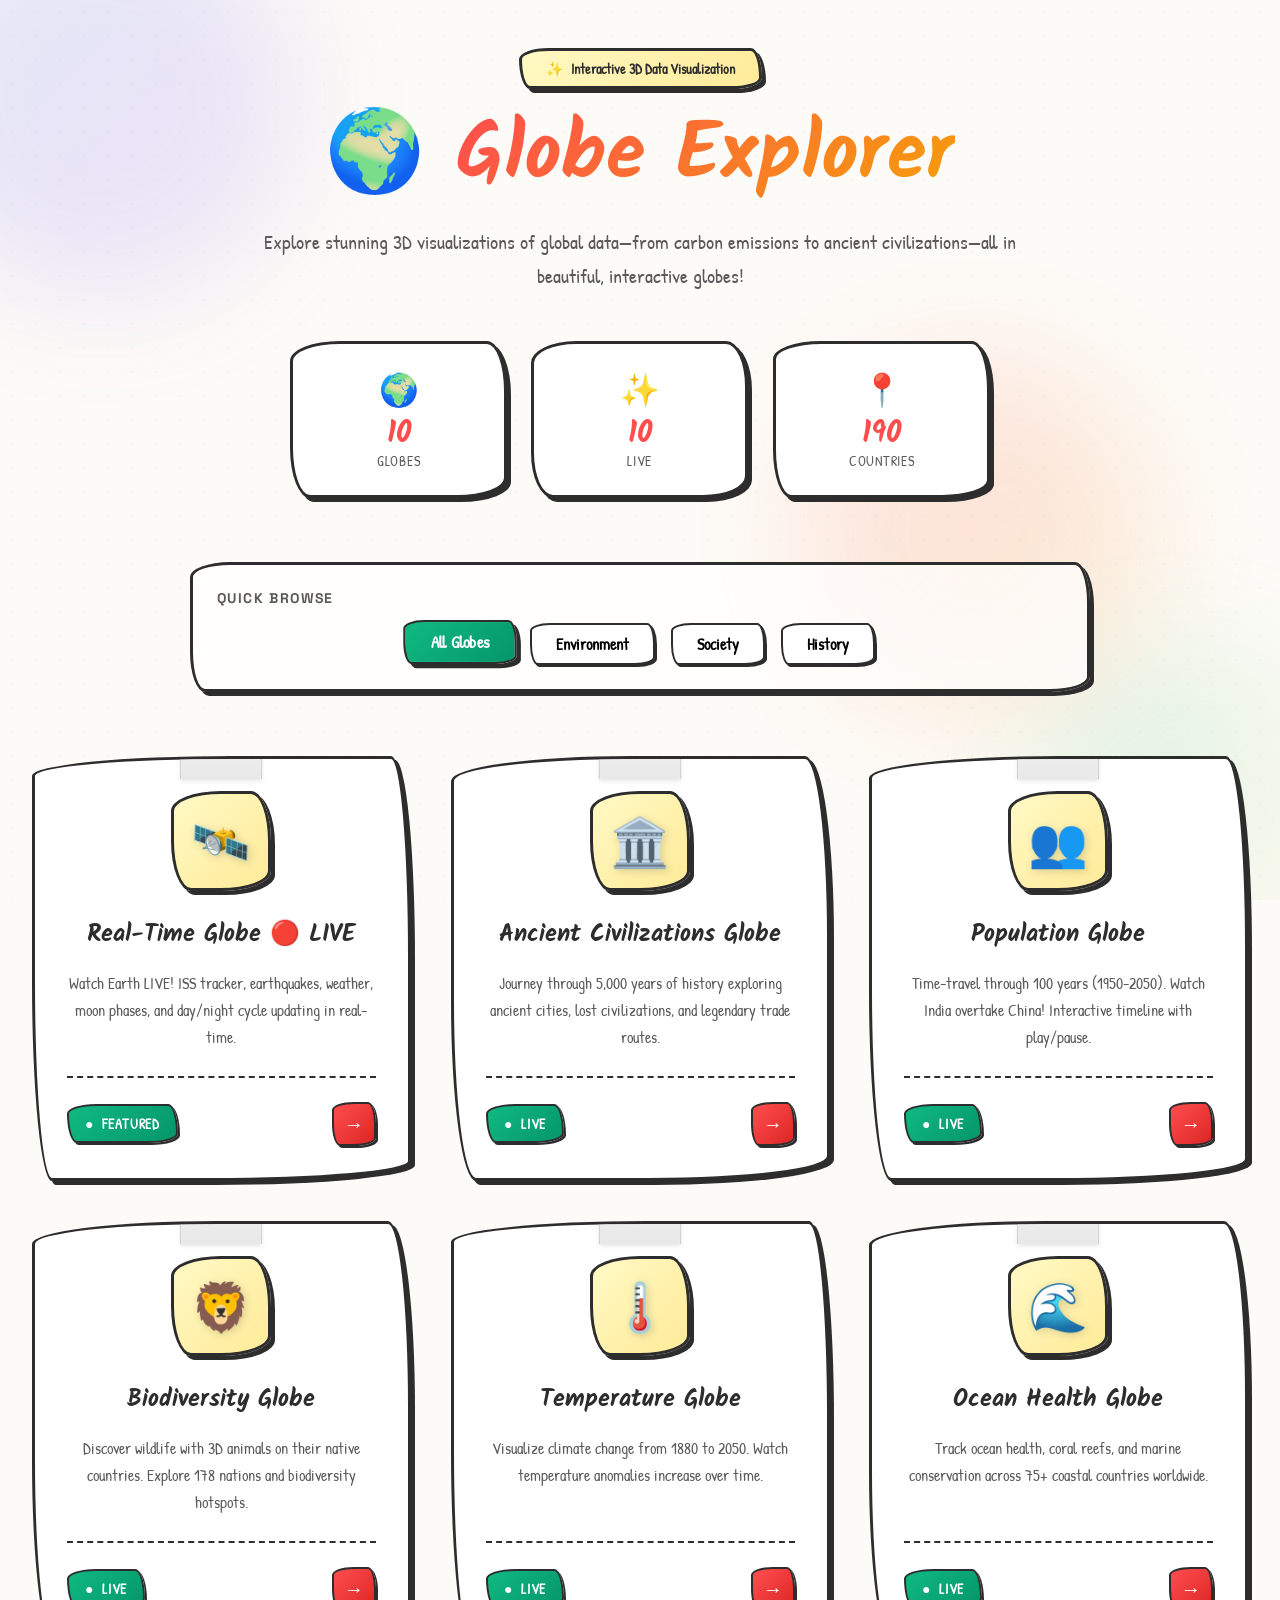
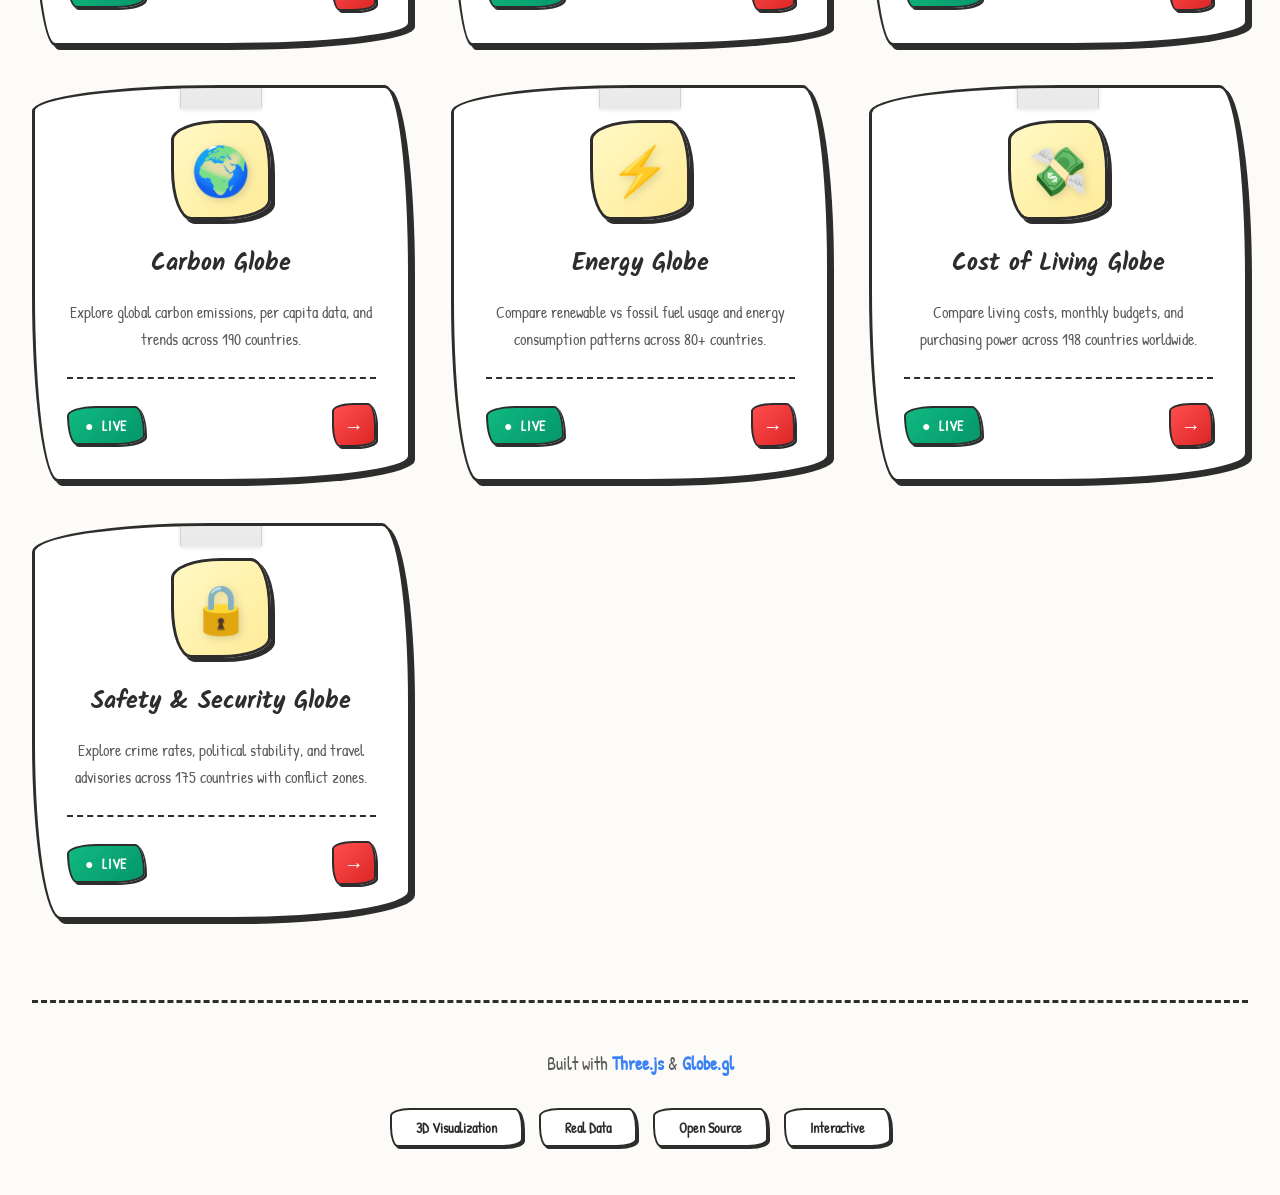
<file: index.html>
<!DOCTYPE html>
<html lang="en">
<head>
    <meta charset="UTF-8">
    <meta name="viewport" content="width=device-width, initial-scale=1.0">
    <title>🌍 Globe Explorer - Interactive 3D Data Visualization</title>
    <meta name="description" content="Explore stunning 3D visualizations of global data—from carbon emissions to ancient civilizations—all in beautiful, interactive globes!">
    <link rel="preconnect" href="https://fonts.googleapis.com">
    <link rel="preconnect" href="https://fonts.gstatic.com" crossorigin>
    <link href="https://fonts.googleapis.com/css2?family=Kalam:wght@700&family=Patrick+Hand&family=Space+Grotesk:wght@500;700&display=swap" rel="stylesheet">
    <style>
        /* ===== CSS CUSTOM PROPERTIES (Design Tokens) ===== */
        :root {
            /* Color System */
            --color-bg: #fdfbf7;
            --color-bg-secondary: #f8f6f2;
            --color-text-primary: #2d2d2d;
            --color-text-secondary: #5a5a5a;
            --color-border: #2d2d2d;

            /* Brand Colors */
            --color-accent-red: #ff4d4d;
            --color-accent-red-dark: #dc2626;
            --color-accent-yellow: #fff9c4;
            --color-accent-yellow-dark: #ffeb99;
            --color-accent-green: #10b981;
            --color-accent-green-dark: #059669;
            --color-accent-blue: #3b82f6;
            --color-accent-purple: #a855f7;
            --color-accent-orange: #f59e0b;

            /* Spacing System (8px base) */
            --space-1: 0.5rem;    /* 8px */
            --space-2: 1rem;      /* 16px */
            --space-3: 1.5rem;    /* 24px */
            --space-4: 2rem;      /* 32px */
            --space-5: 2.5rem;    /* 40px */
            --space-6: 3rem;      /* 48px */
            --space-8: 4rem;      /* 64px */
            --space-10: 5rem;     /* 80px */

            /* Typography Scale */
            --font-size-xs: 0.75rem;    /* 12px */
            --font-size-sm: 0.875rem;   /* 14px */
            --font-size-base: 1rem;     /* 16px */
            --font-size-lg: 1.125rem;   /* 18px */
            --font-size-xl: 1.25rem;    /* 20px */
            --font-size-2xl: 1.5rem;    /* 24px */
            --font-size-3xl: 1.875rem;  /* 30px */
            --font-size-4xl: 2.25rem;   /* 36px */
            --font-size-5xl: 3rem;      /* 48px */

            /* Font Families */
            --font-display: 'Kalam', cursive;
            --font-body: 'Patrick Hand', cursive;
            --font-accent: 'Space Grotesk', sans-serif;

            /* Shadows */
            --shadow-sm: 2px 2px 0px 0px var(--color-border);
            --shadow-md: 4px 4px 0px 0px var(--color-border);
            --shadow-lg: 6px 6px 0px 0px var(--color-border);
            --shadow-xl: 8px 8px 0px 0px var(--color-border);

            /* Transitions */
            --transition-fast: 150ms cubic-bezier(0.4, 0, 0.2, 1);
            --transition-base: 300ms cubic-bezier(0.4, 0, 0.2, 1);
            --transition-slow: 500ms cubic-bezier(0.4, 0, 0.2, 1);
            --transition-bounce: 600ms cubic-bezier(0.68, -0.55, 0.265, 1.55);

            /* Border Radius */
            --radius-sm: 20px 8px 20px 8px / 8px 20px 8px 20px;
            --radius-md: 40px 15px 40px 15px / 15px 40px 15px 40px;
            --radius-lg: 200px 20px 200px 20px / 20px 200px 20px 200px;
        }

        /* ===== RESET & BASE ===== */
        * {
            margin: 0;
            padding: 0;
            box-sizing: border-box;
        }

        html {
            scroll-behavior: smooth;
            font-size: 16px;
        }

        body {
            font-family: var(--font-body);
            background: var(--color-bg);
            color: var(--color-text-primary);
            min-height: 100vh;
            overflow-x: hidden;
            position: relative;
        }

        /* ===== ANIMATED BACKGROUND ===== */
        .background-wrapper {
            position: fixed;
            top: 0;
            left: 0;
            width: 100%;
            height: 100%;
            z-index: 0;
            overflow: hidden;
            pointer-events: none;
        }

        /* Subtle paper texture */
        .background-wrapper::before {
            content: '';
            position: absolute;
            top: 0;
            left: 0;
            width: 100%;
            height: 100%;
            background-image: radial-gradient(circle at 50% 50%, rgba(229, 224, 216, 0.4) 1px, transparent 1px);
            background-size: 24px 24px;
            animation: paperDrift 60s ease-in-out infinite;
            opacity: 0.6;
        }

        @keyframes paperDrift {
            0%, 100% { transform: translate(0, 0); }
            25% { transform: translate(10px, -10px); }
            50% { transform: translate(-10px, 10px); }
            75% { transform: translate(10px, 10px); }
        }

        /* Floating gradient orbs */
        .orb {
            position: absolute;
            border-radius: 50%;
            filter: blur(60px);
            opacity: 0.15;
            animation: float 20s ease-in-out infinite;
        }

        .orb-1 {
            width: 400px;
            height: 400px;
            background: linear-gradient(135deg, var(--color-accent-blue), var(--color-accent-purple));
            top: -100px;
            left: -100px;
            animation-delay: 0s;
        }

        .orb-2 {
            width: 300px;
            height: 300px;
            background: linear-gradient(135deg, var(--color-accent-green), var(--color-accent-yellow-dark));
            bottom: -50px;
            right: -50px;
            animation-delay: 7s;
        }

        .orb-3 {
            width: 350px;
            height: 350px;
            background: linear-gradient(135deg, var(--color-accent-red), var(--color-accent-orange));
            top: 40%;
            right: 10%;
            animation-delay: 14s;
        }

        @keyframes float {
            0%, 100% { transform: translate(0, 0) scale(1); }
            33% { transform: translate(30px, -30px) scale(1.1); }
            66% { transform: translate(-30px, 30px) scale(0.9); }
        }

        /* ===== MAIN CONTAINER ===== */
        .page-container {
            position: relative;
            z-index: 1;
            max-width: 1400px;
            margin: 0 auto;
            padding: var(--space-6) var(--space-4);
            animation: fadeInUp 0.8s ease-out;
        }

        @keyframes fadeInUp {
            from { opacity: 0; transform: translateY(40px); }
            to { opacity: 1; transform: translateY(0); }
        }

        /* ===== HEADER ===== */
        .hero-section {
            text-align: center;
            margin-bottom: var(--space-8);
            position: relative;
        }

        .badge {
            display: inline-flex;
            align-items: center;
            gap: var(--space-1);
            padding: var(--space-1) var(--space-3);
            background: linear-gradient(135deg, var(--color-accent-yellow) 0%, var(--color-accent-yellow-dark) 100%);
            border: 3px solid var(--color-border);
            border-radius: var(--radius-md);
            font-size: var(--font-size-sm);
            font-weight: bold;
            margin-bottom: var(--space-3);
            box-shadow: var(--shadow-md);
            animation: badgeBounce 1s var(--transition-bounce) 0.2s both;
        }

        @keyframes badgeBounce {
            0% { opacity: 0; transform: scale(0.5) rotate(-5deg); }
            100% { opacity: 1; transform: scale(1) rotate(-1deg); }
        }

        .badge::before {
            content: '✨';
            animation: sparkle 2s ease-in-out infinite;
        }

        @keyframes sparkle {
            0%, 100% { opacity: 1; transform: scale(1) rotate(0deg); }
            50% { opacity: 0.6; transform: scale(1.3) rotate(180deg); }
        }

        .hero-title {
            font-family: var(--font-display);
            font-size: clamp(2.5rem, 8vw, 5rem);
            font-weight: 700;
            margin-bottom: var(--space-3);
            color: var(--color-text-primary);
            line-height: 1.1;
            animation: titleReveal 1s var(--transition-bounce) 0.4s both;
            position: relative;
        }

        @keyframes titleReveal {
            0% { opacity: 0; transform: scale(0.9) translateY(-20px); }
            100% { opacity: 1; transform: scale(1) translateY(0); }
        }

        .hero-title-gradient {
            background: linear-gradient(135deg, var(--color-accent-red) 0%, var(--color-accent-orange) 50%, var(--color-accent-purple) 100%);
            -webkit-background-clip: text;
            -webkit-text-fill-color: transparent;
            background-clip: text;
            display: inline-block;
            animation: gradientShift 8s ease infinite;
            background-size: 200% 200%;
        }

        @keyframes gradientShift {
            0%, 100% { background-position: 0% 50%; }
            50% { background-position: 100% 50%; }
        }

        .hero-subtitle {
            font-size: var(--font-size-xl);
            color: var(--color-text-secondary);
            max-width: 800px;
            margin: 0 auto var(--space-6);
            line-height: 1.7;
            animation: fadeIn 1s ease-out 0.6s both;
        }

        @keyframes fadeIn {
            from { opacity: 0; }
            to { opacity: 1; }
        }

        /* Stats Grid */
        .stats-grid {
            display: grid;
            grid-template-columns: repeat(auto-fit, minmax(140px, 1fr));
            gap: var(--space-3);
            max-width: 700px;
            margin: var(--space-6) auto;
        }

        .stat-card {
            background: white;
            border: 3px solid var(--color-border);
            padding: var(--space-3) var(--space-2);
            text-align: center;
            box-shadow: var(--shadow-md);
            transition: all var(--transition-bounce);
            animation: statPop 0.6s var(--transition-bounce) both;
            position: relative;
            overflow: hidden;
        }

        .stat-card::before {
            content: '';
            position: absolute;
            top: 0;
            left: -100%;
            width: 100%;
            height: 100%;
            background: linear-gradient(90deg, transparent, rgba(255, 255, 255, 0.5), transparent);
            transition: left var(--transition-slow);
        }

        .stat-card:hover::before {
            left: 100%;
        }

        .stat-card:nth-child(1) {
            border-radius: 50px 20px 50px 20px / 20px 50px 20px 50px;
            animation-delay: 0.8s;
        }

        .stat-card:nth-child(2) {
            border-radius: 45px 22px 45px 22px / 22px 45px 22px 45px;
            animation-delay: 0.9s;
        }

        .stat-card:nth-child(3) {
            border-radius: 48px 18px 48px 18px / 18px 48px 18px 48px;
            animation-delay: 1s;
        }

        @keyframes statPop {
            0% { opacity: 0; transform: scale(0.5) rotate(-10deg); }
            100% { opacity: 1; transform: scale(1) rotate(0deg); }
        }

        .stat-card:hover {
            transform: translateY(-8px) rotate(-2deg) scale(1.05);
            box-shadow: var(--shadow-xl);
        }

        .stat-icon {
            font-size: 2rem;
            margin-bottom: var(--space-1);
            display: block;
            animation: iconFloat 3s ease-in-out infinite;
        }

        @keyframes iconFloat {
            0%, 100% { transform: translateY(0); }
            50% { transform: translateY(-5px); }
        }

        .stat-value {
            font-family: var(--font-display);
            font-size: var(--font-size-3xl);
            font-weight: 700;
            color: var(--color-accent-red);
            display: block;
            line-height: 1;
        }

        .stat-label {
            font-size: var(--font-size-sm);
            color: var(--color-text-secondary);
            text-transform: uppercase;
            letter-spacing: 0.05em;
            margin-top: var(--space-1);
        }

        /* ===== FILTER BAR ===== */
        .filter-section {
            max-width: 900px;
            margin: 0 auto var(--space-8);
            animation: slideDown 1s ease-out 1.2s both;
        }

        @keyframes slideDown {
            from { opacity: 0; transform: translateY(-30px); }
            to { opacity: 1; transform: translateY(0); }
        }

        .filter-container {
            background: rgba(255, 255, 255, 0.7);
            backdrop-filter: blur(10px);
            border: 3px solid var(--color-border);
            border-radius: var(--radius-md);
            padding: var(--space-3);
            box-shadow: var(--shadow-md);
        }

        .filter-label {
            font-family: var(--font-accent);
            font-size: var(--font-size-sm);
            font-weight: 700;
            text-transform: uppercase;
            letter-spacing: 0.1em;
            margin-bottom: var(--space-2);
            color: var(--color-text-secondary);
        }

        .filter-buttons {
            display: flex;
            flex-wrap: wrap;
            gap: var(--space-2);
            justify-content: center;
        }

        .filter-btn {
            padding: var(--space-1) var(--space-3);
            background: white;
            border: 2px solid var(--color-border);
            border-radius: var(--radius-sm);
            font-family: var(--font-body);
            font-size: var(--font-size-base);
            font-weight: bold;
            cursor: pointer;
            transition: all var(--transition-base);
            box-shadow: var(--shadow-sm);
            position: relative;
        }

        .filter-btn:hover {
            transform: translateY(-2px);
            box-shadow: var(--shadow-md);
            background: linear-gradient(135deg, var(--color-accent-yellow), var(--color-accent-yellow-dark));
        }

        .filter-btn.active {
            background: linear-gradient(135deg, var(--color-accent-green), var(--color-accent-green-dark));
            color: white;
            transform: translateY(-2px) scale(1.05);
            box-shadow: var(--shadow-md);
        }

        /* ===== GLOBE GRID ===== */
        .globe-grid {
            display: grid;
            grid-template-columns: repeat(auto-fill, minmax(320px, 1fr));
            gap: var(--space-5);
            margin: var(--space-6) 0;
        }

        @media (min-width: 768px) {
            .globe-grid {
                grid-template-columns: repeat(2, 1fr);
            }
        }

        @media (min-width: 1200px) {
            .globe-grid {
                grid-template-columns: repeat(3, 1fr);
            }
        }

        /* ===== GLOBE CARDS (Enhanced) ===== */
        .globe-card {
            background: white;
            border: 3px solid var(--color-border);
            padding: var(--space-4);
            text-decoration: none;
            color: var(--color-text-primary);
            display: flex;
            flex-direction: column;
            transition: all var(--transition-bounce);
            position: relative;
            overflow: hidden;
            box-shadow: var(--shadow-md);
            animation: cardEntrance 0.8s var(--transition-bounce) both;
        }

        /* Staggered entrance animations */
        .globe-card:nth-child(1) { animation-delay: 1.3s; border-radius: 200px 20px 200px 20px / 20px 200px 20px 200px; }
        .globe-card:nth-child(2) { animation-delay: 1.4s; border-radius: 180px 25px 180px 25px / 25px 180px 25px 180px; }
        .globe-card:nth-child(3) { animation-delay: 1.5s; border-radius: 190px 22px 190px 22px / 22px 190px 22px 190px; }
        .globe-card:nth-child(4) { animation-delay: 1.6s; border-radius: 185px 23px 185px 23px / 23px 185px 23px 185px; }
        .globe-card:nth-child(5) { animation-delay: 1.7s; border-radius: 195px 21px 195px 21px / 21px 195px 21px 195px; }
        .globe-card:nth-child(6) { animation-delay: 1.8s; border-radius: 175px 24px 175px 24px / 24px 175px 24px 175px; }
        .globe-card:nth-child(7) { animation-delay: 1.9s; border-radius: 188px 26px 188px 26px / 26px 188px 26px 188px; }
        .globe-card:nth-child(8) { animation-delay: 2.0s; border-radius: 182px 27px 182px 27px / 27px 182px 27px 182px; }
        .globe-card:nth-child(9) { animation-delay: 2.1s; border-radius: 192px 28px 192px 28px / 28px 192px 28px 192px; }
        .globe-card:nth-child(10) { animation-delay: 2.2s; border-radius: 178px 29px 178px 29px / 29px 178px 29px 178px; }

        @keyframes cardEntrance {
            0% { opacity: 0; transform: translateY(50px) rotate(8deg) scale(0.9); }
            100% { opacity: 1; transform: translateY(0) rotate(0deg) scale(1); }
        }

        /* Animated gradient overlay */
        .globe-card::before {
            content: '';
            position: absolute;
            top: 0;
            left: 0;
            right: 0;
            bottom: 0;
            background: linear-gradient(135deg,
                rgba(16, 185, 129, 0.08),
                rgba(59, 130, 246, 0.08),
                rgba(168, 85, 247, 0.08));
            opacity: 0;
            transition: opacity var(--transition-base);
            pointer-events: none;
        }

        .globe-card:hover::before {
            opacity: 1;
        }

        /* Tape decoration */
        .globe-card::after {
            content: '';
            position: absolute;
            top: -5px;
            left: 50%;
            transform: translateX(-50%);
            width: 80px;
            height: 25px;
            background: linear-gradient(180deg, rgba(230, 230, 230, 0.7), rgba(210, 210, 210, 0.5));
            border-left: 1px solid rgba(0, 0, 0, 0.1);
            border-right: 1px solid rgba(0, 0, 0, 0.1);
            box-shadow: 0 2px 4px rgba(0, 0, 0, 0.1);
        }

        .globe-card:hover {
            transform: translateY(-16px) rotate(-3deg) scale(1.03);
            box-shadow: var(--shadow-xl);
        }

        .globe-card:active {
            transform: translateY(-8px) scale(1.01);
            box-shadow: var(--shadow-md);
        }

        /* Icon container with enhanced effects */
        .globe-icon-wrapper {
            position: relative;
            width: 100px;
            height: 100px;
            margin: 0 auto var(--space-3);
            display: flex;
            align-items: center;
            justify-content: center;
        }

        .globe-icon-container {
            width: 100%;
            height: 100%;
            display: flex;
            align-items: center;
            justify-content: center;
            background: linear-gradient(135deg, var(--color-accent-yellow) 0%, var(--color-accent-yellow-dark) 100%);
            border: 3px solid var(--color-border);
            border-radius: 50px 20px 50px 20px / 20px 50px 20px 50px;
            box-shadow: var(--shadow-md);
            transition: all var(--transition-bounce);
            position: relative;
            z-index: 1;
        }

        .globe-card:hover .globe-icon-container {
            transform: rotate(-15deg) scale(1.2);
            box-shadow: var(--shadow-lg);
        }

        .globe-icon {
            font-size: 3rem;
            filter: drop-shadow(2px 2px 4px rgba(0, 0, 0, 0.15));
            transition: all var(--transition-base);
        }

        .globe-card:hover .globe-icon {
            animation: iconBounce 0.8s ease;
            transform: scale(1.1);
        }

        @keyframes iconBounce {
            0%, 100% { transform: translateY(0) scale(1.1); }
            25% { transform: translateY(-12px) scale(1.15); }
            50% { transform: translateY(0) scale(1.1); }
            75% { transform: translateY(-6px) scale(1.12); }
        }

        /* Card Content */
        .globe-content {
            flex: 1;
            display: flex;
            flex-direction: column;
            position: relative;
            z-index: 1;
        }

        .globe-title {
            font-family: var(--font-display);
            font-size: var(--font-size-2xl);
            font-weight: 700;
            margin-bottom: var(--space-2);
            text-align: center;
            color: var(--color-text-primary);
            transition: all var(--transition-base);
        }

        .globe-card:hover .globe-title {
            color: var(--color-accent-red);
            transform: scale(1.05);
        }

        .globe-description {
            font-size: var(--font-size-base);
            line-height: 1.7;
            text-align: center;
            color: var(--color-text-secondary);
            margin-bottom: var(--space-3);
            flex: 1;
        }

        /* Card Footer */
        .globe-footer {
            display: flex;
            align-items: center;
            justify-content: space-between;
            padding-top: var(--space-3);
            border-top: 2px dashed var(--color-border);
            position: relative;
            z-index: 1;
        }

        .status-badge {
            display: inline-flex;
            align-items: center;
            gap: var(--space-1);
            padding: var(--space-1) var(--space-2);
            border: 2px solid var(--color-border);
            font-size: var(--font-size-sm);
            font-weight: bold;
            text-transform: uppercase;
            letter-spacing: 0.05em;
            transition: all var(--transition-bounce);
            background: linear-gradient(135deg, var(--color-accent-green), var(--color-accent-green-dark));
            color: white;
            border-radius: 30px 10px 30px 10px / 10px 30px 10px 30px;
            box-shadow: var(--shadow-sm);
        }

        .status-badge::before {
            content: '●';
            animation: pulseDot 2s ease-in-out infinite;
        }

        @keyframes pulseDot {
            0%, 100% { opacity: 1; transform: scale(1); }
            50% { opacity: 0.4; transform: scale(1.4); }
        }

        .globe-card:hover .status-badge {
            transform: scale(1.1);
            box-shadow: var(--shadow-md);
        }

        .launch-arrow {
            width: 44px;
            height: 44px;
            display: flex;
            align-items: center;
            justify-content: center;
            background: linear-gradient(135deg, var(--color-accent-red), var(--color-accent-red-dark));
            border: 2px solid var(--color-border);
            border-radius: 22px 8px 22px 8px / 8px 22px 8px 22px;
            color: white;
            font-size: var(--font-size-xl);
            font-weight: bold;
            box-shadow: var(--shadow-sm);
            transition: all var(--transition-bounce);
        }

        .globe-card:hover .launch-arrow {
            transform: rotate(-20deg) scale(1.3);
            box-shadow: var(--shadow-md);
            animation: arrowPulse 1s ease infinite;
        }

        @keyframes arrowPulse {
            0%, 100% { transform: rotate(-20deg) scale(1.3) translateX(0); }
            50% { transform: rotate(-20deg) scale(1.3) translateX(4px); }
        }

        /* ===== FOOTER ===== */
        footer {
            text-align: center;
            margin-top: var(--space-10);
            padding-top: var(--space-6);
            border-top: 3px dashed var(--color-border);
            animation: fadeIn 1s ease-out 2.5s both;
        }

        .footer-content {
            max-width: 600px;
            margin: 0 auto;
        }

        footer p {
            font-size: var(--font-size-lg);
            margin-bottom: var(--space-3);
            color: var(--color-text-secondary);
        }

        footer a {
            color: var(--color-accent-blue);
            text-decoration: none;
            font-weight: bold;
            position: relative;
            transition: color var(--transition-base);
        }

        footer a::after {
            content: '';
            position: absolute;
            bottom: -2px;
            left: 0;
            width: 0;
            height: 2px;
            background: linear-gradient(90deg, var(--color-accent-blue), var(--color-accent-purple));
            transition: width var(--transition-base);
        }

        footer a:hover {
            color: var(--color-accent-purple);
        }

        footer a:hover::after {
            width: 100%;
        }

        .tech-stack {
            display: flex;
            justify-content: center;
            gap: var(--space-2);
            flex-wrap: wrap;
            margin-top: var(--space-4);
        }

        .tech-badge {
            padding: var(--space-1) var(--space-3);
            background: white;
            border: 2px solid var(--color-border);
            border-radius: var(--radius-sm);
            font-size: var(--font-size-sm);
            font-weight: bold;
            box-shadow: var(--shadow-sm);
            transition: all var(--transition-bounce);
        }

        .tech-badge:hover {
            transform: translateY(-4px) rotate(-3deg);
            box-shadow: var(--shadow-md);
            background: linear-gradient(135deg, var(--color-accent-yellow), var(--color-accent-yellow-dark));
        }

        /* ===== ACCESSIBILITY ===== */
        *:focus-visible {
            outline: 3px solid var(--color-accent-blue);
            outline-offset: 3px;
            border-radius: 4px;
        }

        /* ===== REDUCED MOTION ===== */
        @media (prefers-reduced-motion: reduce) {
            *,
            *::before,
            *::after {
                animation-duration: 0.01ms !important;
                animation-iteration-count: 1 !important;
                transition-duration: 0.01ms !important;
            }
        }

        /* ===== RESPONSIVE DESIGN ===== */
        @media (max-width: 768px) {
            .page-container {
                padding: var(--space-4) var(--space-2);
            }

            .hero-title {
                font-size: clamp(2rem, 10vw, 3rem);
            }

            .hero-subtitle {
                font-size: var(--font-size-base);
            }

            .stats-grid {
                grid-template-columns: repeat(3, 1fr);
                gap: var(--space-2);
            }

            .stat-card {
                padding: var(--space-2);
            }

            .stat-value {
                font-size: var(--font-size-2xl);
            }

            .globe-grid {
                grid-template-columns: 1fr;
                gap: var(--space-4);
            }

            .filter-buttons {
                gap: var(--space-1);
            }

            .filter-btn {
                padding: var(--space-1) var(--space-2);
                font-size: var(--font-size-sm);
            }
        }

        @media (max-width: 480px) {
            .badge {
                font-size: var(--font-size-xs);
                padding: 0.4rem var(--space-2);
            }

            .stats-grid {
                grid-template-columns: 1fr;
            }

            .globe-icon-wrapper {
                width: 80px;
                height: 80px;
            }

            .globe-icon {
                font-size: 2.5rem;
            }

            .globe-title {
                font-size: var(--font-size-xl);
            }

            .globe-description {
                font-size: var(--font-size-sm);
            }
        }
    </style>
</head>
<body>
    <!-- Animated Background -->
    <div class="background-wrapper">
        <div class="orb orb-1"></div>
        <div class="orb orb-2"></div>
        <div class="orb orb-3"></div>
    </div>

    <!-- Main Container -->
    <div class="page-container">
        <!-- Hero Section -->
        <section class="hero-section">
            <div class="badge">
                Interactive 3D Data Visualization
            </div>
            <h1 class="hero-title">
                🌍 <span class="hero-title-gradient">Globe Explorer</span>
            </h1>
            <p class="hero-subtitle">
                Explore stunning 3D visualizations of global data—from carbon emissions to ancient civilizations—all in beautiful, interactive globes!
            </p>

            <!-- Stats -->
            <div class="stats-grid">
                <div class="stat-card">
                    <span class="stat-icon">🌍</span>
                    <span class="stat-value">10</span>
                    <span class="stat-label">Globes</span>
                </div>
                <div class="stat-card">
                    <span class="stat-icon">✨</span>
                    <span class="stat-value">10</span>
                    <span class="stat-label">Live</span>
                </div>
                <div class="stat-card">
                    <span class="stat-icon">📍</span>
                    <span class="stat-value">190</span>
                    <span class="stat-label">Countries</span>
                </div>
            </div>
        </section>

        <!-- Filter Section -->
        <section class="filter-section">
            <div class="filter-container">
                <div class="filter-label">Quick Browse</div>
                <div class="filter-buttons">
                    <button class="filter-btn active" data-filter="all">All Globes</button>
                    <button class="filter-btn" data-filter="environment">Environment</button>
                    <button class="filter-btn" data-filter="society">Society</button>
                    <button class="filter-btn" data-filter="history">History</button>
                </div>
            </div>
        </section>

        <!-- Globe Grid -->
        <div class="globe-grid">
            <!-- Real-Time Globe - FEATURED #1 -->
            <a href="globes/realtime/index.html" class="globe-card" data-category="environment">
                <div class="globe-icon-wrapper">
                    <div class="globe-icon-container">
                        <div class="globe-icon">🛰️</div>
                    </div>
                </div>
                <div class="globe-content">
                    <h2 class="globe-title">Real-Time Globe 🔴 LIVE</h2>
                    <p class="globe-description">
                        Watch Earth LIVE! ISS tracker, earthquakes, weather, moon phases, and day/night cycle updating in real-time.
                    </p>
                </div>
                <div class="globe-footer">
                    <span class="status-badge">Featured</span>
                    <div class="launch-arrow">→</div>
                </div>
            </a>

            <!-- Ancient Civilizations Globe - #2 -->
            <a href="globes/ancient/index.html" class="globe-card" data-category="history">
                <div class="globe-icon-wrapper">
                    <div class="globe-icon-container">
                        <div class="globe-icon">🏛️</div>
                    </div>
                </div>
                <div class="globe-content">
                    <h2 class="globe-title">Ancient Civilizations Globe</h2>
                    <p class="globe-description">
                        Journey through 5,000 years of history exploring ancient cities, lost civilizations, and legendary trade routes.
                    </p>
                </div>
                <div class="globe-footer">
                    <span class="status-badge">Live</span>
                    <div class="launch-arrow">→</div>
                </div>
            </a>

            <!-- Population Globe - #3 -->
            <a href="globes/population/index.html" class="globe-card" data-category="society">
                <div class="globe-icon-wrapper">
                    <div class="globe-icon-container">
                        <div class="globe-icon">👥</div>
                    </div>
                </div>
                <div class="globe-content">
                    <h2 class="globe-title">Population Globe</h2>
                    <p class="globe-description">
                        Time-travel through 100 years (1950-2050). Watch India overtake China! Interactive timeline with play/pause.
                    </p>
                </div>
                <div class="globe-footer">
                    <span class="status-badge">Live</span>
                    <div class="launch-arrow">→</div>
                </div>
            </a>

            <!-- Biodiversity Globe - #4 -->
            <a href="globes/biodiversity/index.html" class="globe-card" data-category="environment">
                <div class="globe-icon-wrapper">
                    <div class="globe-icon-container">
                        <div class="globe-icon">🦁</div>
                    </div>
                </div>
                <div class="globe-content">
                    <h2 class="globe-title">Biodiversity Globe</h2>
                    <p class="globe-description">
                        Discover wildlife with 3D animals on their native countries. Explore 178 nations and biodiversity hotspots.
                    </p>
                </div>
                <div class="globe-footer">
                    <span class="status-badge">Live</span>
                    <div class="launch-arrow">→</div>
                </div>
            </a>

            <!-- Temperature Globe - #5 -->
            <a href="globes/temperature/index.html" class="globe-card" data-category="environment">
                <div class="globe-icon-wrapper">
                    <div class="globe-icon-container">
                        <div class="globe-icon">🌡️</div>
                    </div>
                </div>
                <div class="globe-content">
                    <h2 class="globe-title">Temperature Globe</h2>
                    <p class="globe-description">
                        Visualize climate change from 1880 to 2050. Watch temperature anomalies increase over time.
                    </p>
                </div>
                <div class="globe-footer">
                    <span class="status-badge">Live</span>
                    <div class="launch-arrow">→</div>
                </div>
            </a>

            <!-- Ocean Health Globe - #6 -->
            <a href="globes/ocean/index.html" class="globe-card" data-category="environment">
                <div class="globe-icon-wrapper">
                    <div class="globe-icon-container">
                        <div class="globe-icon">🌊</div>
                    </div>
                </div>
                <div class="globe-content">
                    <h2 class="globe-title">Ocean Health Globe</h2>
                    <p class="globe-description">
                        Track ocean health, coral reefs, and marine conservation across 75+ coastal countries worldwide.
                    </p>
                </div>
                <div class="globe-footer">
                    <span class="status-badge">Live</span>
                    <div class="launch-arrow">→</div>
                </div>
            </a>

            <!-- Carbon Globe - #7 -->
            <a href="globes/carbon/index.html" class="globe-card" data-category="environment">
                <div class="globe-icon-wrapper">
                    <div class="globe-icon-container">
                        <div class="globe-icon">🌍</div>
                    </div>
                </div>
                <div class="globe-content">
                    <h2 class="globe-title">Carbon Globe</h2>
                    <p class="globe-description">
                        Explore global carbon emissions, per capita data, and trends across 190 countries.
                    </p>
                </div>
                <div class="globe-footer">
                    <span class="status-badge">Live</span>
                    <div class="launch-arrow">→</div>
                </div>
            </a>

            <!-- Energy Globe - #8 -->
            <a href="globes/energy/index.html" class="globe-card" data-category="environment">
                <div class="globe-icon-wrapper">
                    <div class="globe-icon-container">
                        <div class="globe-icon">⚡</div>
                    </div>
                </div>
                <div class="globe-content">
                    <h2 class="globe-title">Energy Globe</h2>
                    <p class="globe-description">
                        Compare renewable vs fossil fuel usage and energy consumption patterns across 80+ countries.
                    </p>
                </div>
                <div class="globe-footer">
                    <span class="status-badge">Live</span>
                    <div class="launch-arrow">→</div>
                </div>
            </a>

            <!-- Cost of Living Globe - #9 -->
            <a href="globes/cost-of-living/index.html" class="globe-card" data-category="society">
                <div class="globe-icon-wrapper">
                    <div class="globe-icon-container">
                        <div class="globe-icon">💸</div>
                    </div>
                </div>
                <div class="globe-content">
                    <h2 class="globe-title">Cost of Living Globe</h2>
                    <p class="globe-description">
                        Compare living costs, monthly budgets, and purchasing power across 198 countries worldwide.
                    </p>
                </div>
                <div class="globe-footer">
                    <span class="status-badge">Live</span>
                    <div class="launch-arrow">→</div>
                </div>
            </a>

            <!-- Safety & Security Globe - #10 -->
            <a href="globes/safety/index.html" class="globe-card" data-category="society">
                <div class="globe-icon-wrapper">
                    <div class="globe-icon-container">
                        <div class="globe-icon">🔒</div>
                    </div>
                </div>
                <div class="globe-content">
                    <h2 class="globe-title">Safety & Security Globe</h2>
                    <p class="globe-description">
                        Explore crime rates, political stability, and travel advisories across 175 countries with conflict zones.
                    </p>
                </div>
                <div class="globe-footer">
                    <span class="status-badge">Live</span>
                    <div class="launch-arrow">→</div>
                </div>
            </a>
        </div>

        <!-- Footer -->
        <footer>
            <div class="footer-content">
                <p>
                    Built with <a href="https://threejs.org" target="_blank" rel="noopener noreferrer">Three.js</a>
                    & <a href="https://globe.gl" target="_blank" rel="noopener noreferrer">Globe.gl</a>
                </p>
                <div class="tech-stack">
                    <span class="tech-badge">3D Visualization</span>
                    <span class="tech-badge">Real Data</span>
                    <span class="tech-badge">Open Source</span>
                    <span class="tech-badge">Interactive</span>
                </div>
            </div>
        </footer>
    </div>

    <!-- Filter Functionality -->
    <script>
        // Filter buttons functionality
        const filterButtons = document.querySelectorAll('.filter-btn');
        const globeCards = document.querySelectorAll('.globe-card');

        filterButtons.forEach(button => {
            button.addEventListener('click', () => {
                const filter = button.dataset.filter;

                // Update active button
                filterButtons.forEach(btn => btn.classList.remove('active'));
                button.classList.add('active');

                // Filter globe cards
                globeCards.forEach(card => {
                    const category = card.dataset.category;

                    if (filter === 'all') {
                        card.style.display = 'flex';
                        card.style.animation = 'cardEntrance 0.6s cubic-bezier(0.68, -0.55, 0.265, 1.55) both';
                    } else if (category === filter) {
                        card.style.display = 'flex';
                        card.style.animation = 'cardEntrance 0.6s cubic-bezier(0.68, -0.55, 0.265, 1.55) both';
                    } else {
                        card.style.display = 'none';
                    }
                });
            });
        });

        // Add keyboard navigation
        filterButtons.forEach(button => {
            button.addEventListener('keydown', (e) => {
                if (e.key === 'Enter' || e.key === ' ') {
                    e.preventDefault();
                    button.click();
                }
            });
        });

        // Prevent default behavior for globe card links during animations
        globeCards.forEach(card => {
            card.addEventListener('click', (e) => {
                // Add a subtle click animation
                card.style.transform = 'scale(0.98)';
                setTimeout(() => {
                    card.style.transform = '';
                }, 150);
            });
        });
    </script>
</body>
</html>
</file>
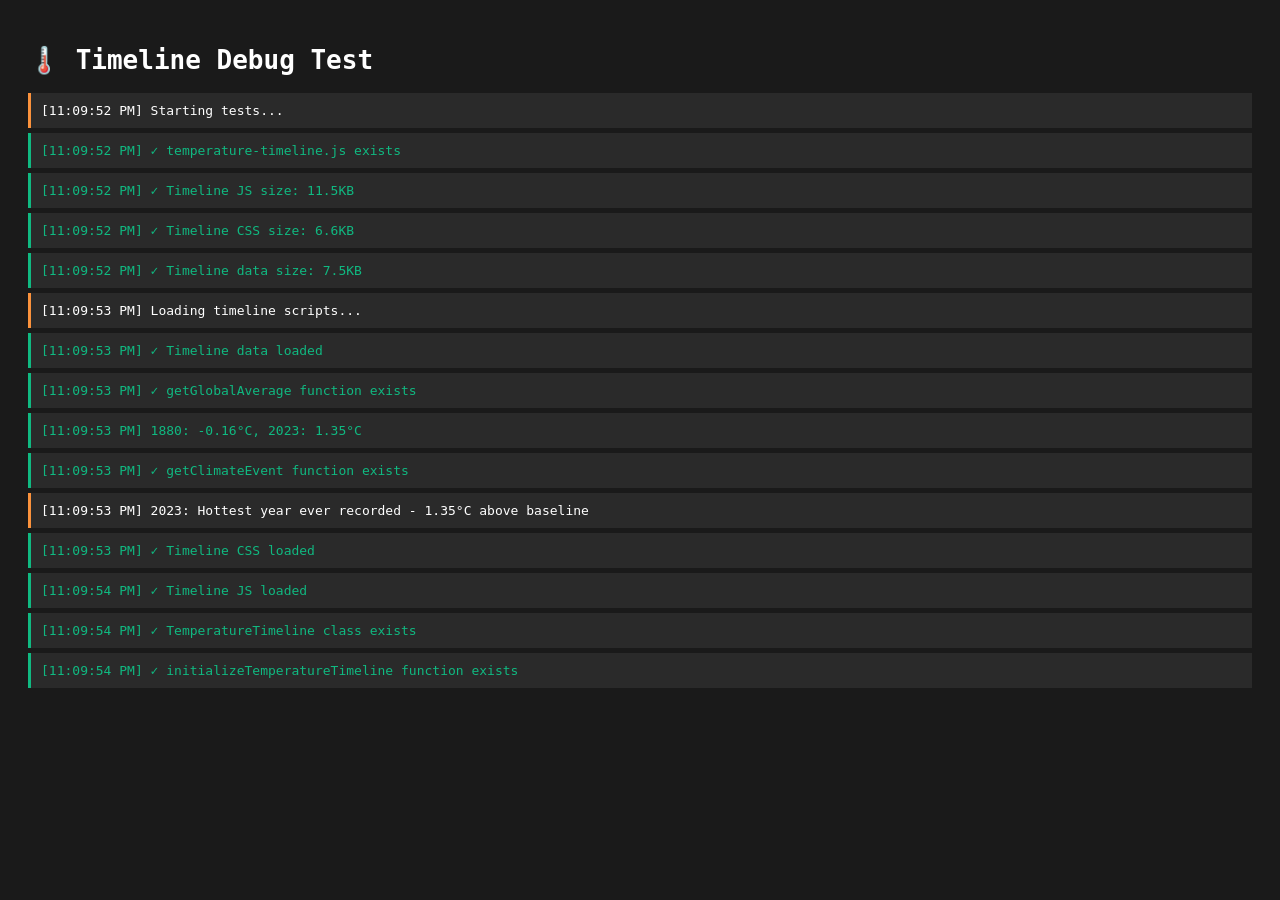
<file: globes/temperature/test-timeline.html>
<!DOCTYPE html>
<html lang="en">
<head>
    <meta charset="UTF-8">
    <meta name="viewport" content="width=device-width, initial-scale=1.0">
    <title>Timeline Test</title>
    <style>
        body {
            background: #1a1a1a;
            color: white;
            font-family: monospace;
            padding: 20px;
        }
        .log {
            background: #2a2a2a;
            padding: 10px;
            margin: 5px 0;
            border-left: 3px solid #fb923c;
        }
        .error { border-color: #ef4444; color: #ef4444; }
        .success { border-color: #10b981; color: #10b981; }
    </style>
</head>
<body>
    <h1>🌡️ Timeline Debug Test</h1>
    <div id="output"></div>

    <script>
        const log = (msg, type = 'log') => {
            const div = document.createElement('div');
            div.className = `log ${type}`;
            div.textContent = `[${new Date().toLocaleTimeString()}] ${msg}`;
            document.getElementById('output').appendChild(div);
            console.log(msg);
        };

        log('Starting tests...', 'log');

        // Test 1: Check if files exist
        fetch('temperature-timeline.js')
            .then(r => {
                if (r.ok) {
                    log('✓ temperature-timeline.js exists', 'success');
                    return r.text();
                } else {
                    throw new Error(`HTTP ${r.status}`);
                }
            })
            .then(text => {
                log(`✓ Timeline JS size: ${(text.length / 1024).toFixed(1)}KB`, 'success');
            })
            .catch(e => log(`✗ Error loading timeline.js: ${e.message}`, 'error'));

        fetch('temperature-timeline-data.js')
            .then(r => r.ok ? r.text() : Promise.reject(`HTTP ${r.status}`))
            .then(text => {
                log(`✓ Timeline data size: ${(text.length / 1024).toFixed(1)}KB`, 'success');
            })
            .catch(e => log(`✗ Error loading timeline-data.js: ${e}`, 'error'));

        fetch('temperature-timeline.css')
            .then(r => r.ok ? r.text() : Promise.reject(`HTTP ${r.status}`))
            .then(text => {
                log(`✓ Timeline CSS size: ${(text.length / 1024).toFixed(1)}KB`, 'success');
            })
            .catch(e => log(`✗ Error loading timeline.css: ${e}`, 'error'));

        // Test 2: Load scripts
        setTimeout(() => {
            log('Loading timeline scripts...', 'log');

            const script1 = document.createElement('script');
            script1.src = 'temperature-timeline-data.js';
            script1.onload = () => {
                log('✓ Timeline data loaded', 'success');

                // Check if functions exist
                if (typeof getGlobalAverage === 'function') {
                    log('✓ getGlobalAverage function exists', 'success');
                    const temp1880 = getGlobalAverage(1880);
                    const temp2023 = getGlobalAverage(2023);
                    log(`  1880: ${temp1880}°C, 2023: ${temp2023}°C`, 'success');
                } else {
                    log('✗ getGlobalAverage function not found', 'error');
                }

                if (typeof getClimateEvent === 'function') {
                    log('✓ getClimateEvent function exists', 'success');
                    log(`  2023: ${getClimateEvent(2023)}`, 'log');
                } else {
                    log('✗ getClimateEvent function not found', 'error');
                }
            };
            script1.onerror = () => log('✗ Failed to load timeline data', 'error');
            document.head.appendChild(script1);

            const script2 = document.createElement('script');
            script2.src = 'temperature-timeline.js';
            script2.onload = () => {
                log('✓ Timeline JS loaded', 'success');

                if (typeof TemperatureTimeline === 'function') {
                    log('✓ TemperatureTimeline class exists', 'success');
                } else {
                    log('✗ TemperatureTimeline class not found', 'error');
                }

                if (typeof initializeTemperatureTimeline === 'function') {
                    log('✓ initializeTemperatureTimeline function exists', 'success');
                } else {
                    log('✗ initializeTemperatureTimeline function not found', 'error');
                }
            };
            script2.onerror = () => log('✗ Failed to load timeline JS', 'error');
            document.head.appendChild(script2);

            const link = document.createElement('link');
            link.rel = 'stylesheet';
            link.href = 'temperature-timeline.css';
            link.onload = () => log('✓ Timeline CSS loaded', 'success');
            link.onerror = () => log('✗ Failed to load timeline CSS', 'error');
            document.head.appendChild(link);

        }, 1000);
    </script>
</body>
</html>
</file>
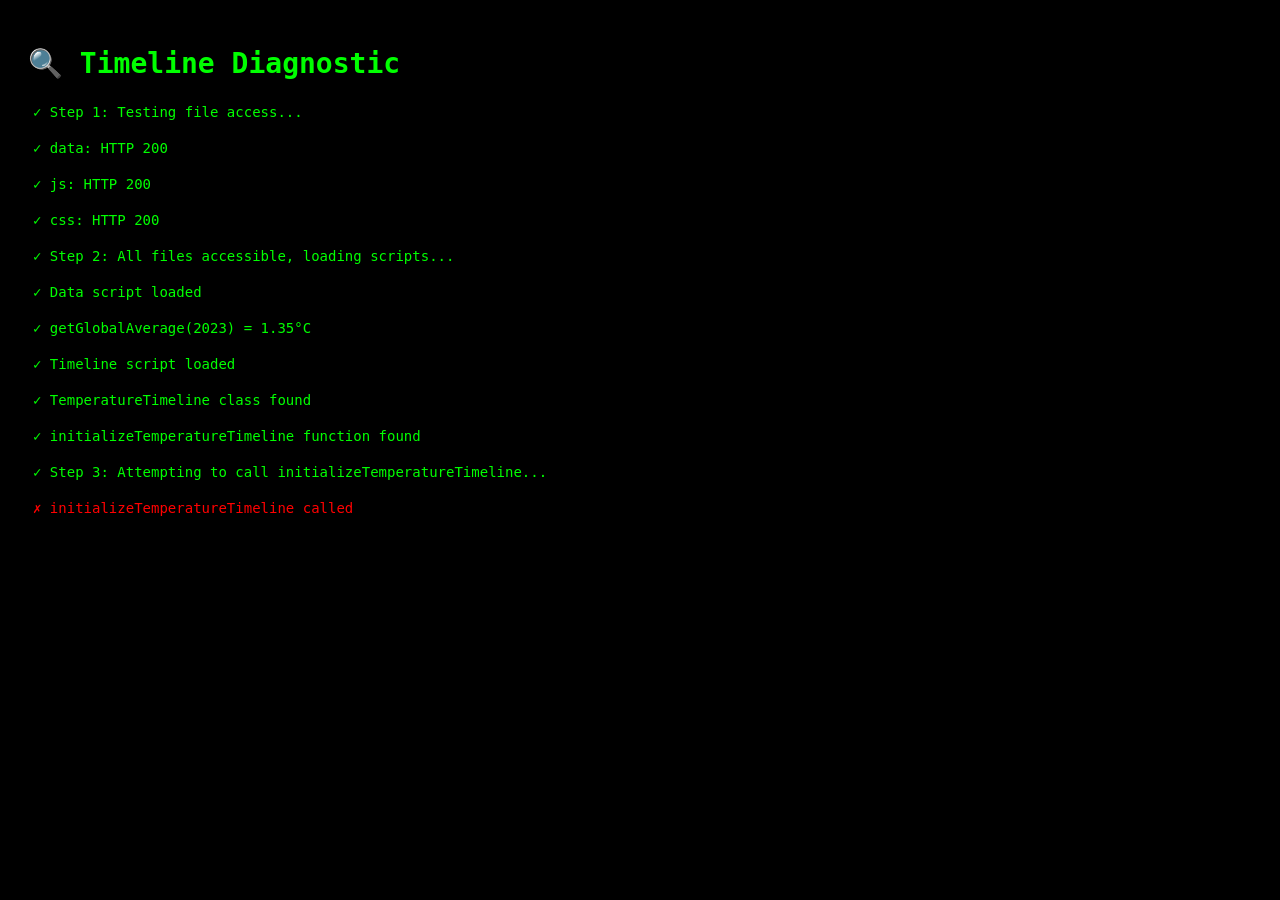
<file: globes/temperature/timeline-debug.html>
<!DOCTYPE html>
<html lang="en">
<head>
    <meta charset="UTF-8">
    <title>Timeline Debug - Check Console</title>
    <style>
        body {
            background: #000;
            color: #0f0;
            font-family: monospace;
            padding: 20px;
            font-size: 14px;
        }
        .step { margin: 10px 0; padding: 5px; }
        .ok { color: #0f0; }
        .fail { color: #f00; }
    </style>
</head>
<body>
    <h1>🔍 Timeline Diagnostic</h1>
    <div id="log"></div>

    <script>
        function log(msg, ok = true) {
            const div = document.createElement('div');
            div.className = ok ? 'step ok' : 'step fail';
            div.textContent = (ok ? '✓ ' : '✗ ') + msg;
            document.getElementById('log').appendChild(div);
            console.log(msg);
        }

        log('Step 1: Testing file access...');

        // Test each file
        Promise.all([
            fetch('temperature-timeline-data.js').then(r => ({name: 'data', ok: r.ok, status: r.status})),
            fetch('temperature-timeline.js').then(r => ({name: 'js', ok: r.ok, status: r.status})),
            fetch('temperature-timeline.css').then(r => ({name: 'css', ok: r.ok, status: r.status}))
        ]).then(results => {
            results.forEach(r => {
                log(`${r.name}: HTTP ${r.status}`, r.ok);
            });

            if (results.every(r => r.ok)) {
                log('Step 2: All files accessible, loading scripts...');
                loadScripts();
            } else {
                log('Step 2: FAILED - Some files not found', false);
            }
        });

        function loadScripts() {
            // Load data first
            const s1 = document.createElement('script');
            s1.src = 'temperature-timeline-data.js';
            s1.onload = () => {
                log('Data script loaded');

                // Check functions
                if (typeof getGlobalAverage === 'function') {
                    const temp = getGlobalAverage(2023);
                    log(`getGlobalAverage(2023) = ${temp}°C`);
                } else {
                    log('getGlobalAverage NOT found', false);
                }

                // Load timeline JS
                const s2 = document.createElement('script');
                s2.src = 'temperature-timeline.js';
                s2.onload = () => {
                    log('Timeline script loaded');

                    if (typeof TemperatureTimeline === 'function') {
                        log('TemperatureTimeline class found');
                    } else {
                        log('TemperatureTimeline class NOT found', false);
                    }

                    if (typeof initializeTemperatureTimeline === 'function') {
                        log('initializeTemperatureTimeline function found');
                        log('Step 3: Attempting to call initializeTemperatureTimeline...');

                        // Try to initialize (will fail because no globe, but we'll see the error)
                        try {
                            initializeTemperatureTimeline();
                            log('initializeTemperatureTimeline called', false);
                        } catch(e) {
                            log(`Error: ${e.message}`, false);
                        }
                    } else {
                        log('initializeTemperatureTimeline NOT found', false);
                    }
                };
                s2.onerror = () => log('Failed to load timeline.js', false);
                document.head.appendChild(s2);
            };
            s1.onerror = () => log('Failed to load data.js', false);
            document.head.appendChild(s1);
        }
    </script>
</body>
</html>
</file>
